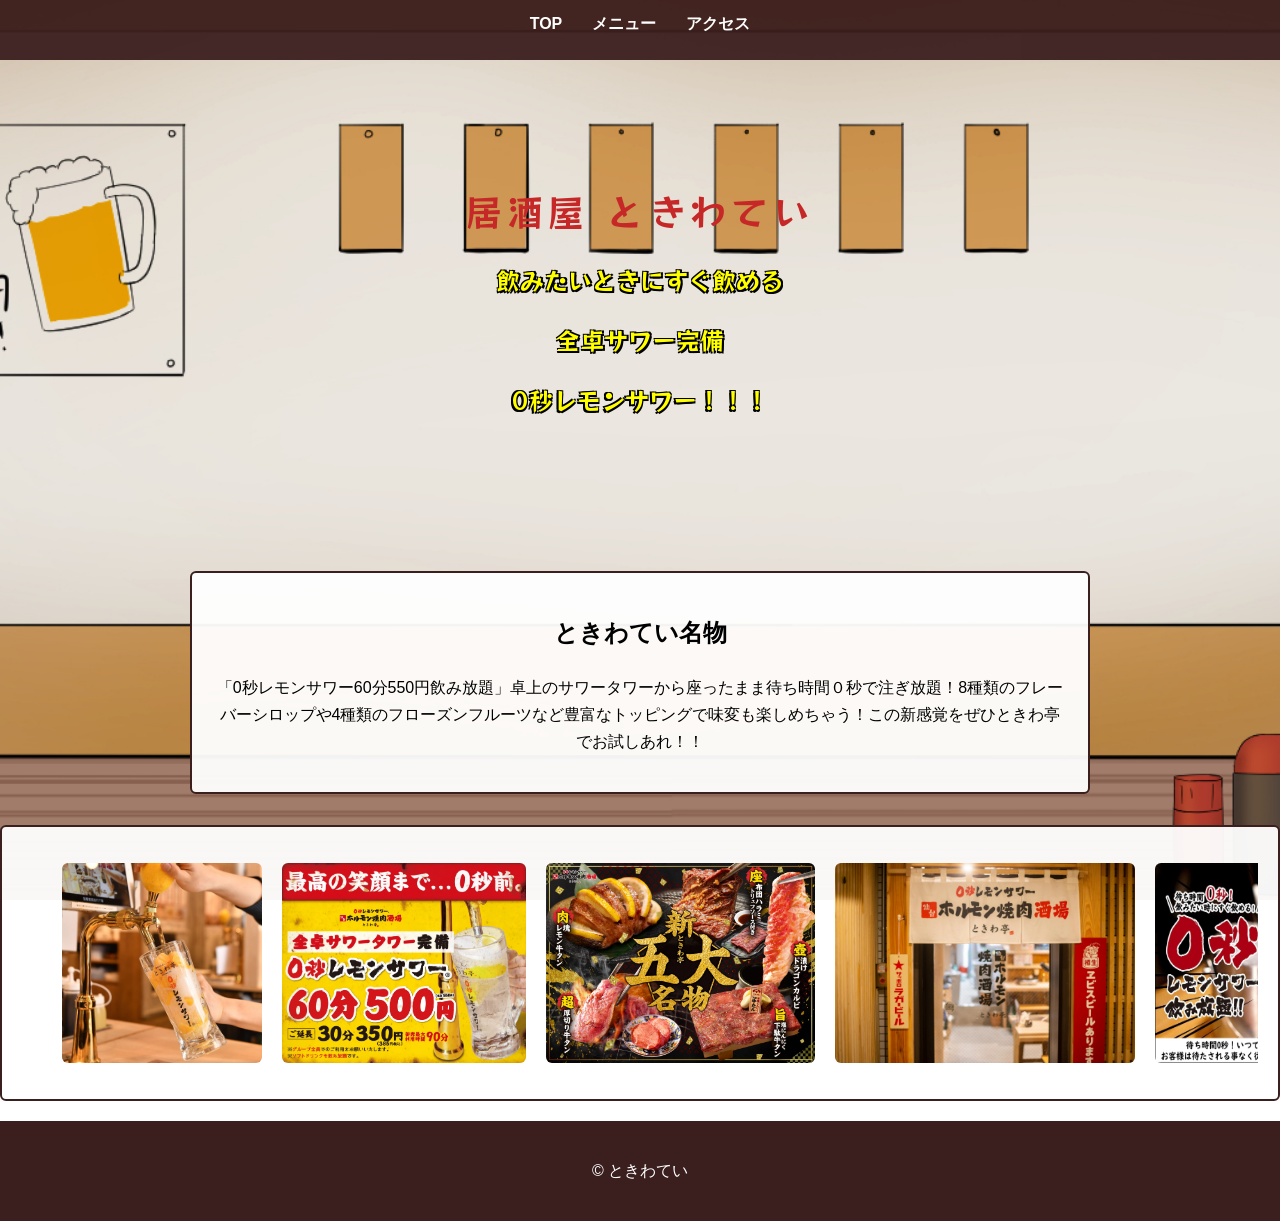
<file: index.html>
<!DOCTYPE html>
<html lang="ja">
<head>
    <meta charset="utf-8">
    <title>ときわてい｜居酒屋</title>
    <meta name="viewport" content="width=device-width, initial-scale=1">

    <!-- OGP -->
    <meta property="og:title" content="居酒屋 ときわてい">
    <meta property="og:description" content="地元で愛される居酒屋 ときわてい">
    <meta property="og:image" content="img/bg.jpg">
    <meta property="og:type" content="website">

    <!-- Google Font -->
    <link rel="preconnect" href="https://fonts.googleapis.com">
    <link rel="preconnect" href="https://fonts.gstatic.com" crossorigin>
    <link href="https://fonts.googleapis.com/css2?family=Noto+Sans+JP:wght@700&display=swap" rel="stylesheet">
    <link href="https://fonts.googleapis.com/css2?family=Shippori+Mincho+B1&display=swap" rel="stylesheet">
    <link href="https://fonts.googleapis.com/css2?family=RocknRoll+One&display=swap" rel="stylesheet">


    <link rel="stylesheet" href="css/style.css">
</head>

<body>

    <header class="hero">
        <nav>
            <ul>
                <li><a href="index.html">TOP</a></li>
                <li><a href="menu.html">メニュー</a></li>
                <li><a href="access.html">アクセス</a></li>
            </ul>
        </nav>

        <span class="shop-name">居酒屋 ときわてい</span>




        <p><span class="shopexplanation">飲みたいときにすぐ飲める</span></p>
        <p><span class="shopexplanation">全卓サワー完備</span></p>
        <p><span class="shopexplanation">0秒レモンサワー！！！</span></p>
    </header>

    <main class="container">
        <section class="box">
            <h2 style="text-align:center">ときわてい名物</h2>
            <p>
                「0秒レモンサワー60分550円飲み放題」卓上のサワータワーから座ったまま待ち時間０秒で注ぎ放題！8種類のフレーバーシロップや4種類のフローズンフルーツなど豊富なトッピングで味変も楽しめちゃう！この新感覚をぜひときわ亭でお試しあれ！！
            </p>
        </section>
    </main>

    <section class="box">
        <div class="slider">
            <ul class="menu2-list menu2-image-only slider-track" id="autoSlider">
                <li><img src="img/0秒レモンサワー.jpg"></li>
                <li><img src="img/０秒レモンサワー説明.webp"></li>
                <li><img src="img/tokiwatei1.webp"></li>
                <li><img src="img/tokiwatei2.webp"></li>
                <li><img src="img/tokiwatei3.jpg"></li>
                <li><img src="img/tokiwatei4.jpg"></li>
                
            </ul>
        </div>
    </section>



    <footer>
        <p>&copy; ときわてい</p>
    </footer>

    <script src="java/java.js"></script>
</body>
</html>
</file>
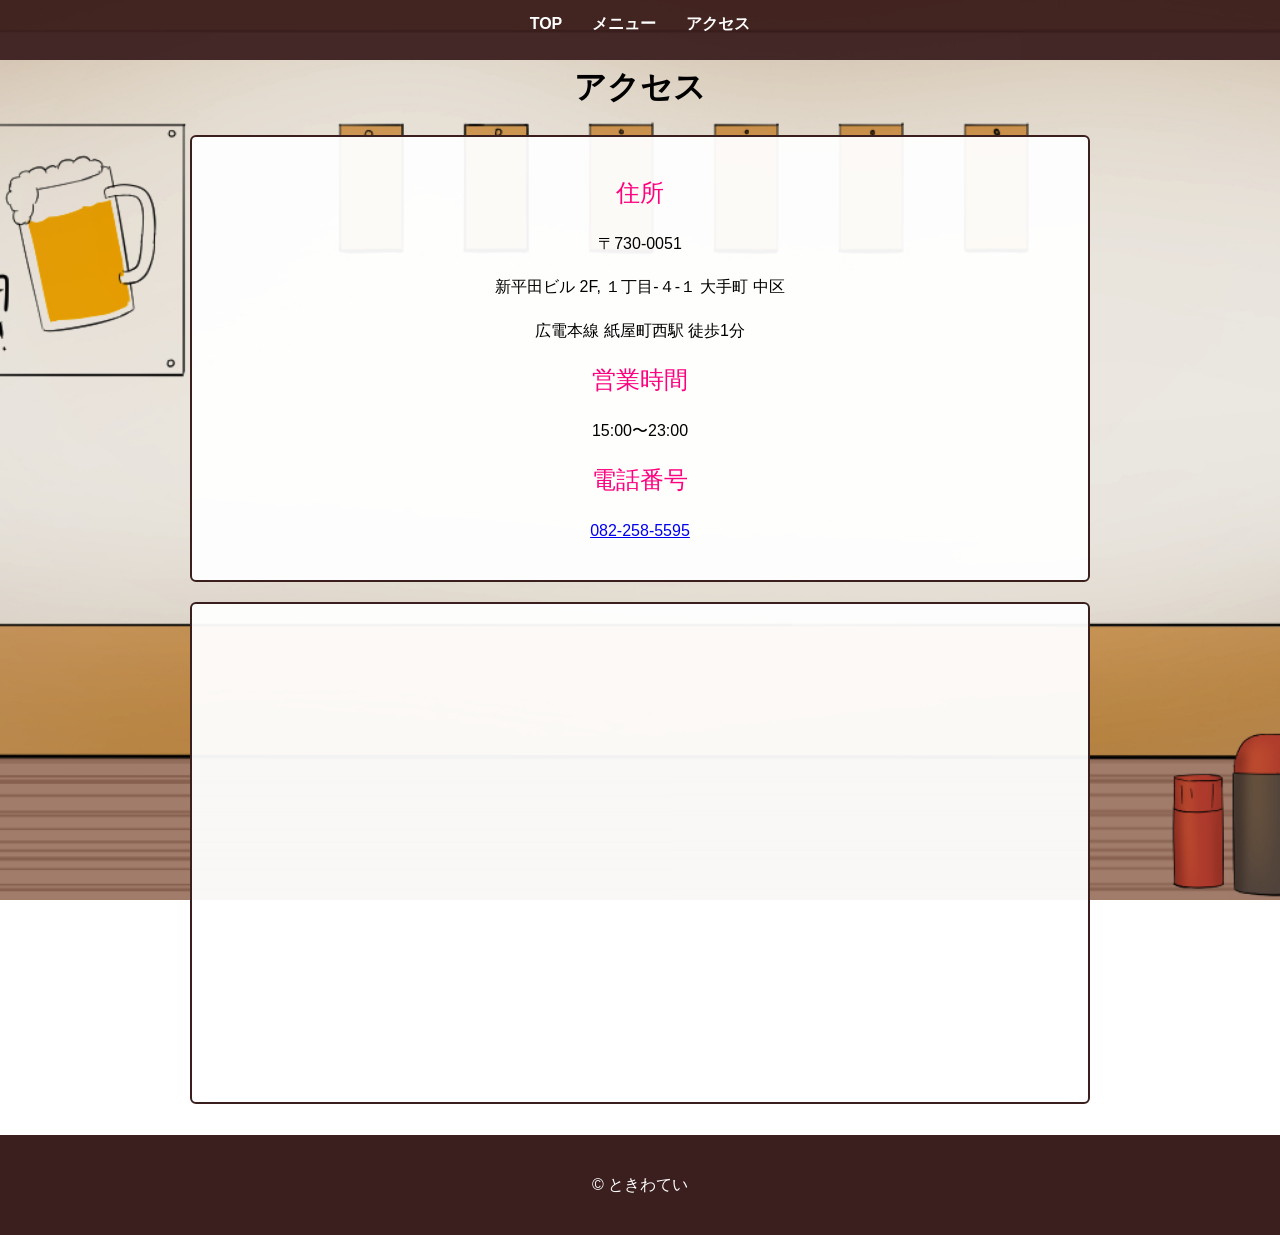
<file: access.html>
<!DOCTYPE html>
<html lang="ja">
<head>
    <meta charset="utf-8">
    <title>アクセス｜ときわてい</title>
    <meta name="viewport" content="width=device-width, initial-scale=1">
    <link rel="stylesheet" href="css/style.css">
</head>

<body>
    <nav>
        <ul>
            <li><a href="index.html">TOP</a></li>
            <li><a href="menu.html">メニュー</a></li>
            <li><a href="access.html">アクセス</a></li>
        </ul>
    </nav>

    <main class="container">
        </br>

        <h1 style="text-align:center">アクセス</h1>

        <!-- 店舗情報 -->
        <section class="box">
            <p><span class="accessfont">住所</span></p>
            <p>〒730-0051</p>
            <p>新平田ビル 2F, １丁目-４-１ 大手町 中区 </p>
            <p>広電本線 紙屋町西駅 徒歩1分</p>
            <p><span class="accessfont">営業時間</span></p>
            <p>15:00〜23:00</p>
            <p><span class="accessfont">電話番号</span></p>
            <p><a href="tel:082-258-5595">082-258-5595</a></p>
        </section>

        <section class="box">
            <iframe src="https://www.google.com/maps/embed?pb=!1m18!1m12!1m3!1d5536.927298534353!2d132.45583878041379!3d34.394313069165285!2m3!1f0!2f0!3f0!3m2!1i1024!2i768!4f13.1!3m3!1m2!1s0x355aa32f14dbe875%3A0x7eab9a4ece9167ba!2zMOenkuODrOODouODs-OCteODr-ODvCDku5nlj7Djg5vjg6vjg6Ljg7PnhLzogonphZLloLQg44Go44GN44KP5LqtIOe0meWxi-eUuuW6lw!5e0!3m2!1sja!2sjp!4v1768268591505!5m2!1sja!2sjp" width="600" height="450" style="border:0;" allowfullscreen="" loading="lazy" referrerpolicy="no-referrer-when-downgrade">
                width="100%"
                height="300"
                style="border:0;"
                allowfullscreen=""
                loading="lazy"
                referrerpolicy="no-referrer-when-downgrade">
            </iframe>
        </section>
    </main>

    <footer>
        <p>&copy; ときわてい</p>
    </footer>
</body>
</html>
</file>
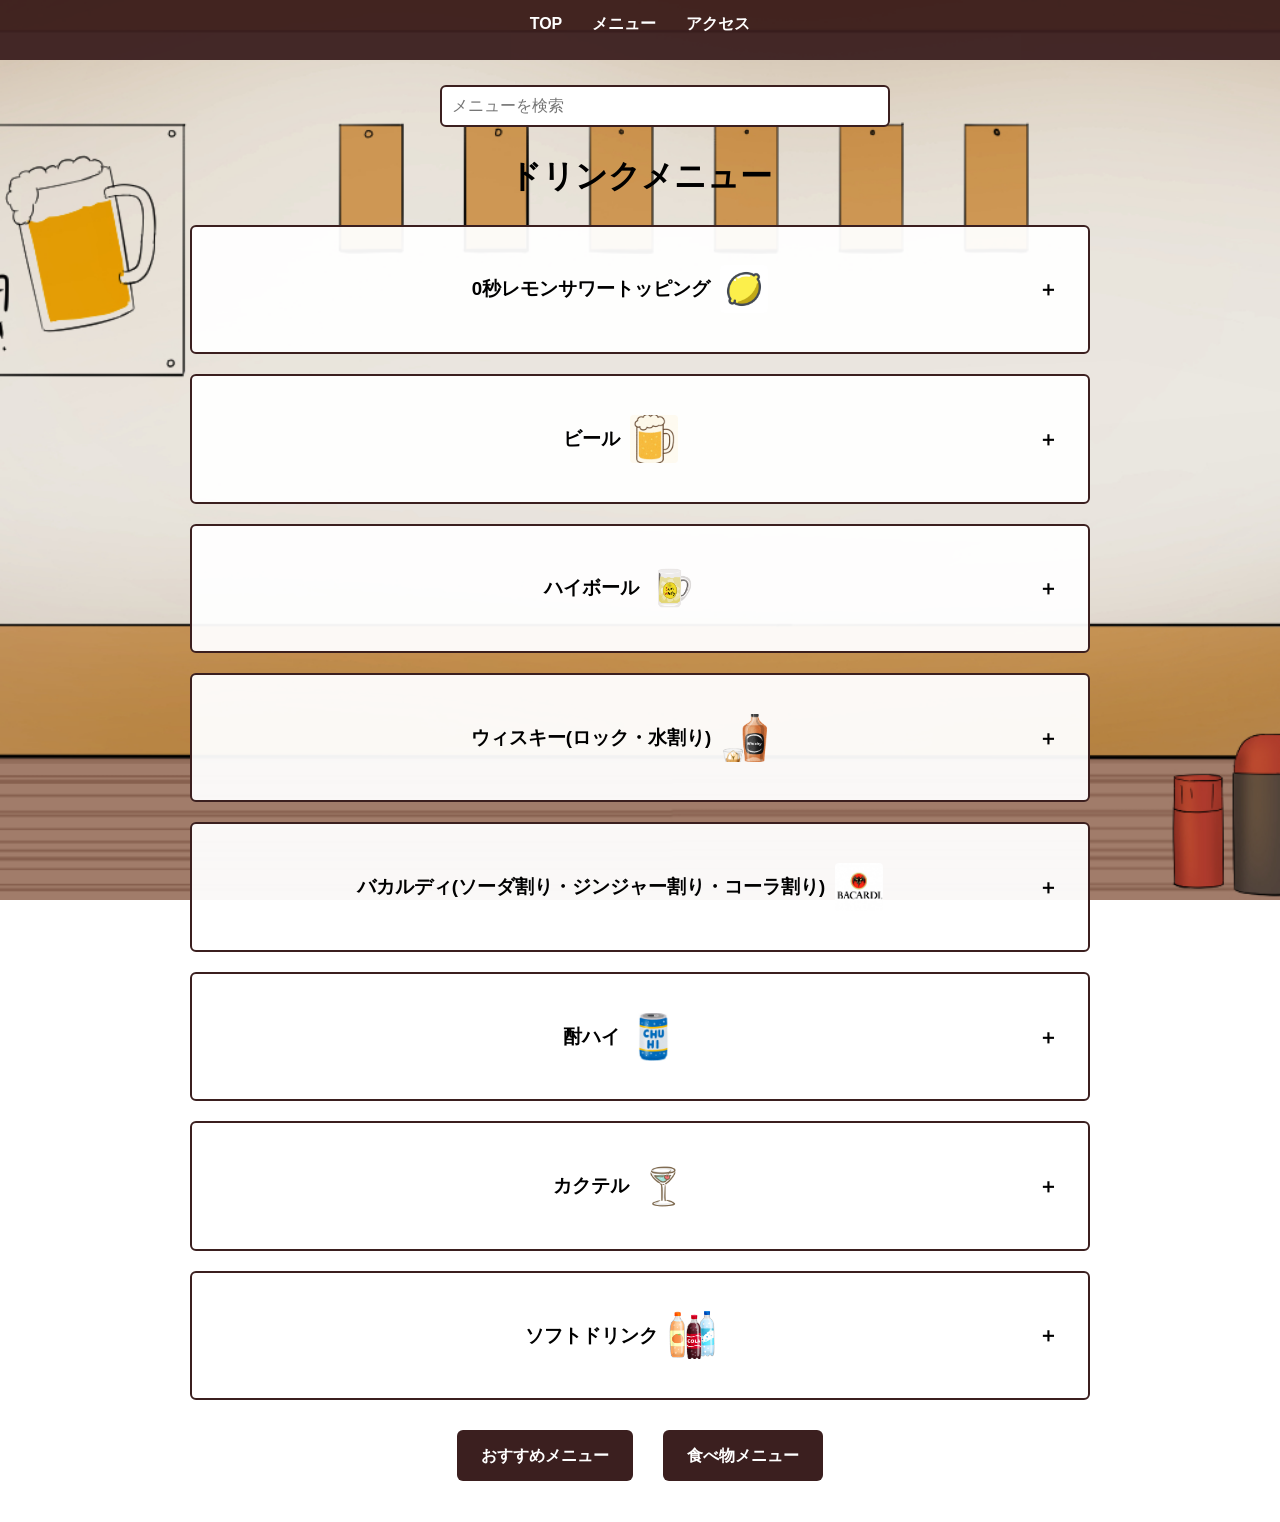
<file: drink.html>
<!DOCTYPE html>
<html lang="ja">
<head>
    <meta charset="utf-8">
    <title>ドリンクメニュー｜ときわてい</title>
    <link rel="stylesheet" href="css/style.css">
</head>
<body>

    <nav>
        <ul>
            <li><a href="index.html">TOP</a></li>
            <li class="has-submenu">
                <a href="menu.html">メニュー</a>
                <ul class="submenu">
                    <li><a href="food.html">食べ物メニュー</a></li>
                    <li><a href="drink.html">ドリンクメニュー</a></li>
                </ul>
            </li>
            <li><a href="access.html">アクセス</a></li>
        </ul>
    </nav>

    <main class="container">
        <br />
        <br />

        <div class="menu-search">
            <div class="search-wrapper">
                <input type="text" id="menuSearch" placeholder="メニューを検索">
                <button id="clearSearch">×</button>
            </div>
        </div>

        <p id="noResult" style="display:none; text-align:center; color:#c62828; font-weight:bold;">
            該当するメニューがありません
        </p>
        <h1 style="text-align:center">ドリンクメニュー</h1>

        <section class="box food-section">

            <h3 class="toggle-title">

                0秒レモンサワートッピング
                <img src="img/飲み物/レモン.jpg" class="toggle-icon" alt="トッピング">
            </h3>
            <ul class="menu-list toggle-content">
                <li><span>ごろごろフローズンいちご</span><span>439円</span></li>
                <li><span>ごろごろフローズンキウイ</span><span>439円</span></li>
                <li><span>ごろごろフローズンマンゴー</span><span>439円</span></li>
                <li><span>冷凍レモン</span><span>110円</span></li>
            </ul>

        </section>

        <section class="box food-section">
            <h3 class="toggle-title">
                ビール
                <img src="img/飲み物/ビールアイコン.webp" class="toggle-icon" alt="ビール">
            </h3>
            <ul class="menu-list toggle-content">
                <li><span>サッポロ黒ラベル<樽生> (中ジョッキ)</span><span>549円</span></li>
            </ul>

        </section>

        <section class="box food-section">
            <h3 class="toggle-title">
                ハイボール
                <img src="img/飲み物/ハイボールアイコン.png" class="toggle-icon" alt="haibo-ru">
            </h3>
            <ul class="menu-list toggle-content">
                <li><span>デュワーズハイボールシングル</span><span>439円</span></li>
                <li><span>ジンジャーハイボール</span><span>549円</span></li>
                <li><span>コークハイボール</span><span>549円</span></li>
            </ul>

        </section>

        <section class="box food-section">
            <h3 class="toggle-title">
                ウィスキー(ロック・水割り)
                <img src="img/飲み物/ウイスキーアイコン.png" class="toggle-icon" alt="ウイスキー">
            </h3>
            <ul class="menu-list toggle-content">
                <li><span>デュワーズ</span><span>439円</span></li>
            </ul>

        </section>

        <section class="box food-section">
            <h3 class="toggle-title">
                バカルディ(ソーダ割り・ジンジャー割り・コーラ割り)
                <img src="img/飲み物/バカルディアイコン.jpg" class="toggle-icon" alt="バカルディ">
            </h3>
            <ul class="menu-list toggle-content">
                <li><span>バカルディ</span><span>639円</span></li>
            </ul>

        </section>

        <section class="box food-section">
            <h3 class="toggle-title">
                酎ハイ
                <img src="img/飲み物/酎ハイアイコン.jpg" class="toggle-icon" alt="酎ハイ">
            </h3>
            <ul class="menu-list toggle-content">
                <li><span>酎ハイ</span><span>439円</span></li>
                <li><span>ウーロンハイ</span><span>439円</span></li>
                <li><span>緑茶ハイ</span><span>439円</span></li>
            </ul>

        </section>

        <section class="box food-section">
            <h3 class="toggle-title">
                カクテル
                <img src="img/飲み物/カクテルアイコン.png" class="toggle-icon" alt="カクテル">
            </h3>
            <ul class="menu-list toggle-content">
                <li><span>カシスソーダ</span><span>549円</span></li>
                <li><span>カシスオレンジ</span><span>549円</span></li>
                <li><span>カシスウーロン</span><span>549円</span></li>
                <li><span>カシスグレープフルーツ</span><span>549円</span></li>
            </ul>

        </section>
        <section class="box food-section">
            <h3 class="toggle-title">
                ソフトドリンク
                <img src="img/飲み物/ソフトドリンクアイコン.png" class="toggle-icon" alt="ソフトドリンク">
            </h3>
            <ul class="menu-list toggle-content">
                <li><span>ウーロン茶</span><span>439円</span></li>
                <li><span>緑茶</span><span>439円</span></li>
                <li><span>コカ・コーラ</span><span>439円</span></li>
                <li><span>ジンジャーエール</span><span>439円</span></li>
                <li><span>オレンジジュース</span><span>439円</span></li>
                <li><span>グレープフルーツジュース</span><span>439円</span></li>
                <li><span>カルピス</span><span>439円</span></li>
            </ul>

        </section>

        <div class="menu-nav">
            <a href="menu.html" class="menu-link">おすすめメニュー</a>
            <a href="food.html" class="menu-link">食べ物メニュー</a>
        </div>
    </main>


    <script src="java/java.js"></script>
</body>
</html>
</file>
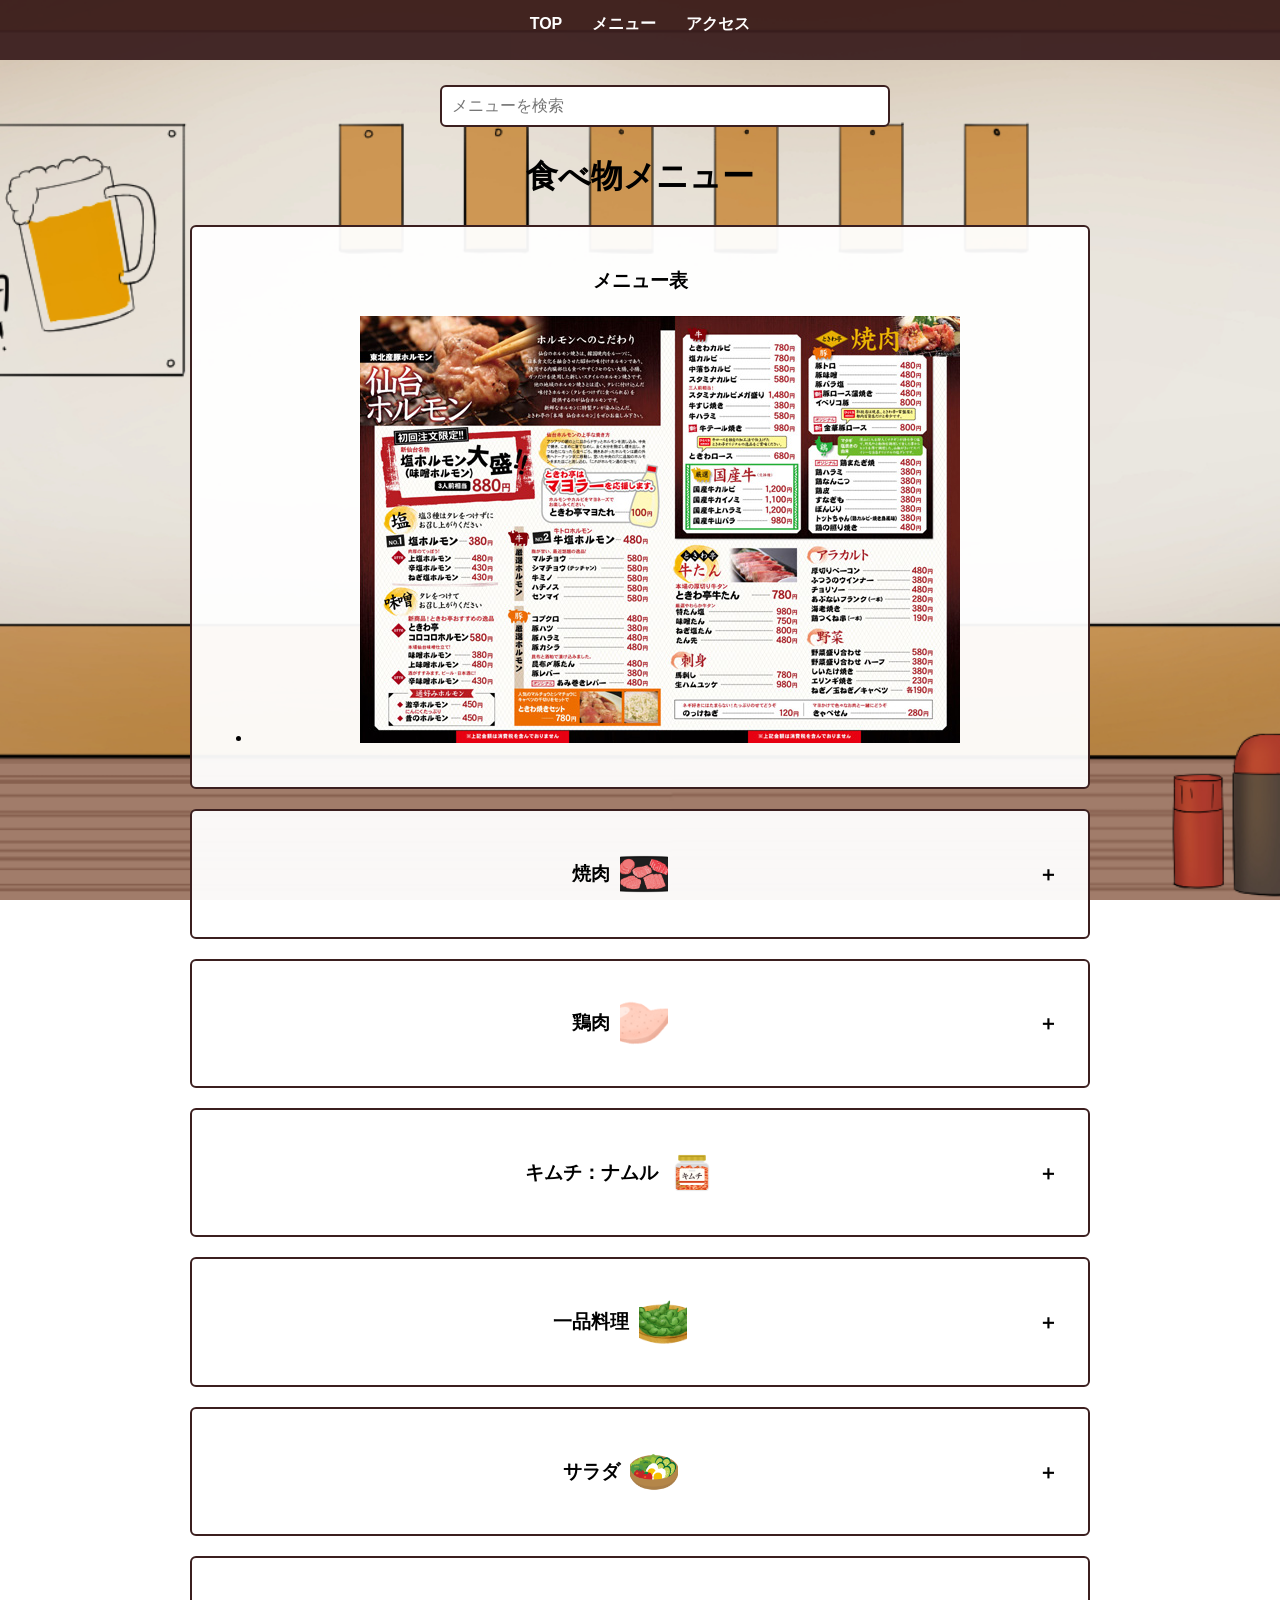
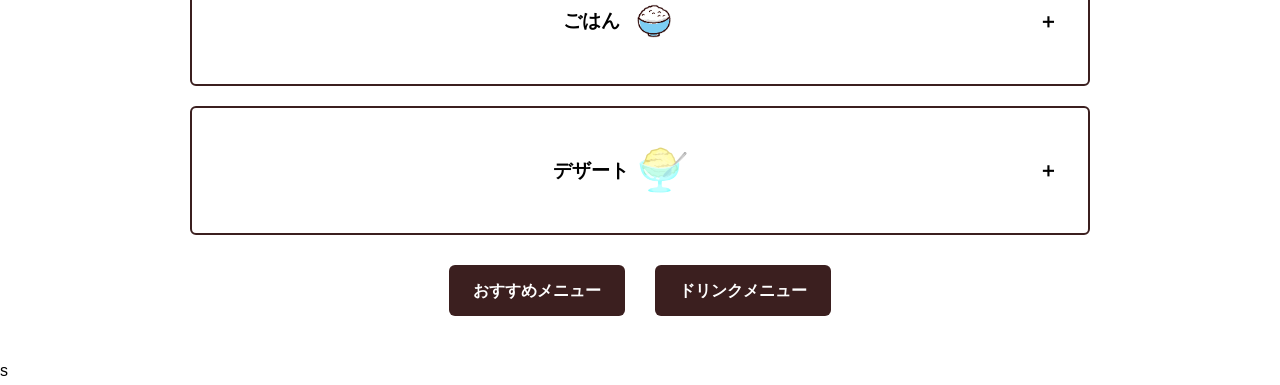
<file: food.html>
<!DOCTYPE html>
<html lang="ja">
<head>
    <meta charset="utf-8">
    <title>食べ物メニュー｜ときわてい</title>
    <link rel="stylesheet" href="css/style.css">
</head>
<body>

    <nav>
        <ul>
            <li><a href="index.html">TOP</a></li>
            <li class="has-submenu">
                <a href="menu.html">メニュー</a>
                <ul class="submenu">
                    <li><a href="food.html">食べ物メニュー</a></li>
                    <li><a href="drink.html">ドリンクメニュー</a></li>
                </ul>
            </li>
            <li><a href="access.html">アクセス</a></li>
        </ul>
    </nav>


    <main class="container">
        <br />
        <br />
        <div class="menu-search">
            <div class="search-wrapper">
                <input type="text" id="menuSearch" placeholder="メニューを検索">
                <button id="clearSearch">×</button>
            </div>
        </div>
       
        <p id="noResult" style="display:none; text-align:center; color:#c62828; font-weight:bold;">
            該当するメニューがありません
        </p>


        <h1 style="text-align:center">食べ物メニュー</h1>


        <section class="box">
            <h3>メニュー表</h3>
            <ul class="menu1-list menu1-image-only">
                <li>
                    <a href="img/メニュー表.jpg">
                        <img src="img/メニュー表.jpg" alt="塩ホルモン">
                    </a>
                </li>
            </ul>

        </section>
        <section class="box food-section">
            <h3 class="toggle-title">
                焼肉
                <img src="img/食べ物/焼肉.png" class="toggle-icon" alt="">
            </h3>
            <ul class="menu-list toggle-content">
                <li><span>ごときわてい黒毛和牛上カルビ</span><span>1429円</span></li>
                <li><span>牛厚切りねぎ塩カルビ</span><span>1099円</span></li>
                <li><span>ときわ亭 中落ちカルビ</span><span>769円</span></li>
                <li><span>旨とろ炙りカルビ</span><span>659円</span></li>
                <li><span>ときわていネギ塩ハラミ</span><span>879円</span></li>
                <li><span>シン：ときわていロース</span><span>879円</span></li>
                <li><span>牛厚切りカルビ</span><span>989円</span></li>
                <li><span>つぼ漬けドラゴンカルビ</span><span>1154円</span></li>
                <li><span>ネギ塩中落ちカルビ</span><span>879円</span></li>
                <li><span>ときわていハラミ</span><span>769円</span></li>
                <li><span>牛すじ焼き</span><span>329円</span></li>

            </ul>

        </section>

        <section class="box food-section">
            <h3 class="toggle-title">
                鶏肉 
            <img src="img/食べ物/鶏肉.png" class="toggle-icon" alt="">
            </h3>
            <ul class="menu-list toggle-content">
                <li><span>鶏またぎ焼き</span><span>659円</span></li>
                <li><span>大判鶏皮またぎ焼き</span><span>329円</span></li>
                <li><span>鶏なんこつ</span><span>549円</span></li>
            </ul>

        </section>

        <section class="box food-section">
            <h3 class="toggle-title">
                キムチ：ナムル              
                <img src="img/食べ物/キムチ.png" class="toggle-icon" alt="">
            </h3>
            <ul class="menu-list toggle-content">
                <li><span>キムチ</span><span>549円</span></li>
                <li><span>オイキムチ</span><span>549円</span></li>
                <li><span>カクテキ</span><span>439円</span></li>
                <li><span>キムチの盛り合わせ</span><span>769円</span></li>
                <li><span>まぜナムル</span><span>659円</span></li>
            </ul>

        </section>

        <section class="box food-section">
            <h3 class="toggle-title">
                一品料理
                <img src="img/食べ物/枝豆.png" class="toggle-icon" alt="">
            </h3>
            <ul class="menu-list toggle-content">
                <li><span>国産牛 旨とろユッケ 紅</span><span>1099円</span></li>
                <li><span>枝豆</span><span>329円</span></li>
                <li><span>ときわ亭ポテトサラダ</span><span>329円</span></li>
                <li><span>仙台 味噌きゅうり</span><span>439円</span></li>
                <li><span>こりこりタン刺し</span><span>659円</span></li>
                <li><span>梅水晶</span><span>459円</span></li>
                <li><span>ときわてい自家製牛すじ煮込み</span><span>439円</span></li>
            </ul>

        </section>


        <section class="box food-section">
            <h3 class="toggle-title">
                サラダ 
                <img src="img/食べ物/サラダ.png" class="toggle-icon" alt="">
            </h3>
            <ul class="menu-list toggle-content">
                <li><span>サンチュ5枚</span><span>439円</span></li>
                <li><span>サンチュ10枚</span><span>659円</span></li>
                <li><span>ときわ亭チョレギサラダ</span><span>659円</span></li>
            </ul>

        </section>

        <section class="box food-section">
            <h3 class="toggle-title">
                ごはん 
                <img src="img/食べ物/ごはん.png" class="toggle-icon" alt="">
            </h3>
            <ul class="menu-list toggle-content">
                <li><span>ごはん　（普通盛り・大盛り+110円税込）</span><span>285円</span></li>
                <li><span>旨辛カルビクッパ</span><span>879円</span></li>
                <li><span>ビビンバごはん</span><span>659円</span></li>
                <li><span>カルビ専用ごはん</span><span>439円</span></li>
                <li><span>塩ホルモン専用　卵かけごはん</span><span>494円</span></li>
                <li><span>ときわてい　まかない牛タンカレー</span><span>439円</span></li>
            </ul>

        </section>

        <section class="box food-section">
            <h3 class="toggle-title">
                デザート
                <img src="img/食べ物/デザート.png" class="toggle-icon" alt="">
            </h3>
            <ul class="menu-list toggle-content">
                <li><span>バニラアイス</span><span>219円</span></li>
                <li><span>黒蜜きな粉アイス</span><span>329円</span></li>
                <li><span>サクレレモン</span><span>219円</span></li>
            </ul>

        </section>


        <div class="menu-nav">
            <a href="menu.html" class="menu-link">おすすめメニュー</a>
            <a href="drink.html" class="menu-link">ドリンクメニュー</a>
        </div>
    </main>


    <script src="java/java.js"></script>
</body>
</html>s
</file>
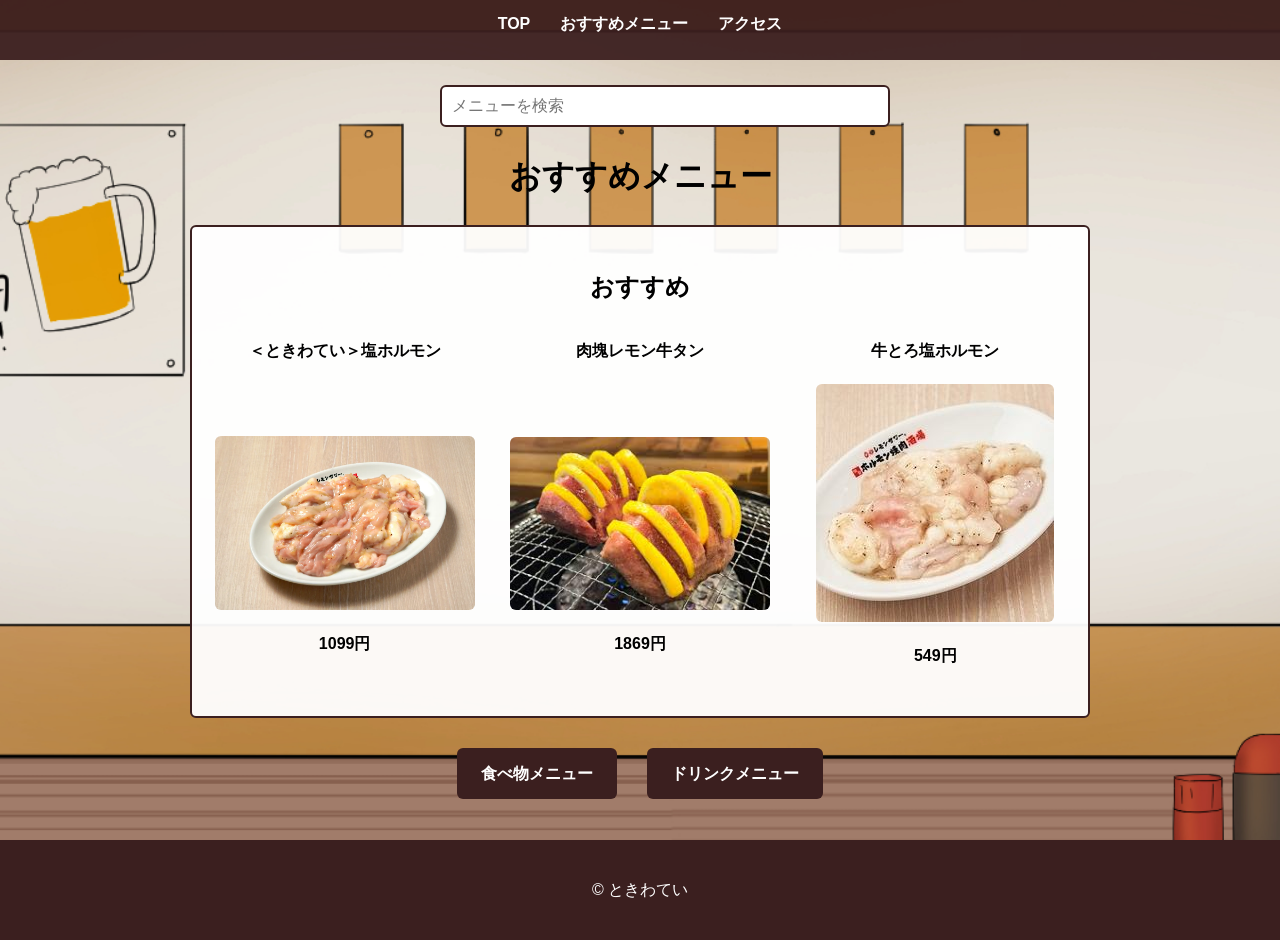
<file: menu.html>
<!DOCTYPE html>
<html lang="ja">
<head>
  <meta charset="utf-8">
  <title>メニュー｜ときわてい</title>
  <meta name="viewport" content="width=device-width, initial-scale=1">
  <link rel="stylesheet" href="css/style.css">
</head>

<body>
    <nav>
        <ul>
            <li><a href="index.html">TOP</a></li>
            <li class="has-submenu">
                <a href="menu.html">おすすめメニュー</a>
                <ul class="submenu">
                    <li><a href="food.html">食べ物メニュー</a></li>
                    <li><a href="drink.html">ドリンクメニュー</a></li>
                </ul>
            </li>
            <li><a href="access.html">アクセス</a></li>
        </ul>
    </nav>


    <main class="container">
        <br />
        <br />

        <div class="menu-search">
            <div class="search-wrapper">
                <input type="text" id="menuSearch" placeholder="メニューを検索">
                <button id="clearSearch">×</button>
            </div>
        </div>

        <p id="noResult" style="display:none; text-align:center; color:#c62828; font-weight:bold;">
            該当するメニューがありません
        </p>
        <h1 style="text-align:center">おすすめメニュー</h1>



        <section class="box">
            <h2>おすすめ</h2>
            <ul class="menu-list recommend-list">
                <li>
                    <span class="menu-name">＜ときわてい＞塩ホルモン</span>
                    <img src="img/塩ホルモン.webp" alt="塩ホルモン">
                    <span class="menu-price">1099円</span>
                </li>
                <li>
                    <span class="menu-name">肉塊レモン牛タン</span>
                    <img src="img/肉塊レモン牛タン.jpg" alt="肉塊レモン牛タン">
                    <span class="menu-price">1869円</span>
                </li>
                <li>
                    <span class="menu-name">牛とろ塩ホルモン</span>
                    <img src="img/牛トロ塩ホルモン.jpg" alt="牛とろ塩ホルモン">
                    <span class="menu-price">549円</span>
                </li>
            </ul>
        </section>



        <div class="menu-nav">
            <a href="food.html" class="menu-link">食べ物メニュー</a>
            <a href="drink.html" class="menu-link">ドリンクメニュー</a>
        </div>
    </main>

    <script src="java/java.js"></script>

    <footer>
        <p>&copy; ときわてい</p>
    </footer>
</body>
</html>
</file>
<file: css/style.css>
body {
    margin: 0;
    font-family: sans-serif;
    line-height: 1.7;
    background-image: url("../img/bg.jpg");
    background-size: cover; /* 画面いっぱいに拡大 */
    background-position: center; /* 中央基準 */
    background-repeat: no-repeat;
    background-attachment: fixed; /* スクロールしても固定（不要なら削除） */
}


/* ===== ナビゲーション ===== */
nav {
    background: rgba(59, 31, 31, 0.95);
    height: 60px;
    position: fixed; 
    top: 0;
    left: 0;
    width: 100%;
    z-index: 1000;
}


    nav ul {
        display: flex;
        list-style: none;
        margin: 0;
        padding: 10px;
        justify-content: center;
        align-items: center;
    }

    nav a {
        color: #fff;
        text-decoration: none;
        margin: 0 15px;
        font-weight: bold;
    }

        nav a:hover {
            text-decoration: underline;
        }

/* ===== ヒーロー ===== */
.hero {
    color: #fff;
    text-align: center;
    padding: 120px 20px;
    background: transparent;
    margin-top: 60px; /* ★ 固定ナビ分ずらす */
}



    .hero h1 {
        font-size: 3rem;
        margin-bottom: 10px;
    }

    .hero p {
        font-size: 1.2rem;
    }

/* ===== レイアウト ===== */
.container {
    max-width: 900px;
    margin: 1px auto;
    padding: 10px;
}

.box {
    background: rgba(255, 255, 255, 0.95);
    border: 2px solid #3b1f1f;
    padding: 20px;
    margin-bottom: 20px;
    border-radius: 6px;
    text-align: center
}

/* ===== メニュー ===== */
.menu-list {
    list-style: none;
    padding: 0;
}

    .menu-list li {
        display: flex;
        align-items: center;
        justify-content: space-between;
        gap: 10px;
        border-bottom: 1px solid #ccc;
        padding: 10px 0;
    }

    .menu-list img {
        width: 80px;
        border-radius: 6px;
    }

.menu-name {
    flex: 2;
}

.menu-price {
    flex: 1;
    text-align: right;
    font-weight: bold;
}

/* ===== フッター ===== */
footer {
    background: #3b1f1f;
    color: #fff;
    text-align: center;
    padding: 20px;
    height: 60px;
}

/* ===== 店名のフォントかえるクラス===== */
.shop-name {
    font-family: "RocknRoll One", sans-serif;
    font-size: 36px;
    color: #c62828;
    letter-spacing: 0.15em;
}
/* ===== 店名の説明フォントかえるクラス===== */
.shopexplanation {
    font-family: "RocknRoll One", sans-serif;
    font-size: 24px;
    color: #ffff00;
    text-shadow: 1.5px 1.5px 0 #000000, -1.5px 1.5px 0 #000000, -1.5px -1.5px 0 #000000, 1.5px -1.5px 0 #000000;
    
}

/* ===== 食べ物メニュー表を真ん中にするクラス===== */
.menu1-image-only li {
    justify-content: center; /* 横中央 */
    border-bottom: none; /* 下線消す */
}

/* ===== 食べ物メニュー表の大きさを調整するクラス===== */
.menu1-image-only img {
    width: 500%;
    max-width: 600px; /* 好きなサイズに調整 */
    height: auto;
}

/* ===== 食べ物メニュをクリックできることがわかるようにするクラス===== */
.menu-image-only img {
    cursor: pointer;
    transition: transform 0.2s;
}

    .menu-image-only img:hover {
        transform: scale(1.03);
    }


/* 画像2枚横並び用 */
.menu2-image-only li {
    display: flex;
    justify-content: center; /* 中央寄せ */
    align-items: center;
    gap: 40px; /* 画像の間隔 */
    border-bottom: none;
}

/* 画像サイズをそろえる */
.menu2-image-only img {
    width: 300%; /* 2枚で100%弱 */
    max-width: 300px; /* 最大サイズ調整 */
    height: auto;
    border-radius: 6px;
}

.recommend-list {
    display: grid;
    grid-template-columns: repeat(3, 1fr);
    gap: 30px;
    justify-items: center;
}



/* ===== アクセスの文字の大きさを変えるクラス===== */
.accessfont {
    font-size: 24px;
    color: #ff007f;
}

.menu-nav {
    display: flex;
    justify-content: center;
    gap: 30px;
    margin: 30px 0;
}

.recommend-list {
    display: grid;
    grid-template-columns: repeat(3, 1fr);
    gap: 30px;
    padding: 0;
}

/* 各カード */
.recommend-list li {
    display: flex;
    flex-direction: column;
    align-items: center;
    border-bottom: none;
}

/* 画像を大きく・開始位置を完全に揃える */
.recommend-list img {
    width: 100%;
    max-width: 260px; /*  ここで大きさ調整 */
    height: auto;
    margin: 10px 0;
    border-radius: 6px;
}

/* 名前 */
.recommend-list .menu-name {
    font-weight: bold;
    text-align: center;
}

/* 価格 */
.recommend-list .menu-price {
    font-weight: bold;
}

.toggle-content {
    display: none;
}

.toggle-title {
    cursor: pointer;
    position: relative;
}

    /* ＋ マーク */
    .toggle-title::after 
    {
        content: "＋";
        position: absolute;
        right: 10px;
        font-size: 20px;
    }

    /* 開いたら － */
    .toggle-title.active::after {
        content: "－";
    }


/*　メニュー検索　*/
.menu-search {
    text-align: center;
    margin: 20px 0;
}

    .menu-search input {
        width: 80%;
        max-width: 400px;
        padding: 10px;
        font-size: 16px;
        border-radius: 6px;
        border: 2px solid #3b1f1f;
    }

.search-wrapper {
    position: relative;
    display: inline-block;
    width: 80%;
    max-width: 400px;
}

    .search-wrapper input {
        width: 100%;
        padding: 10px 36px 10px 10px; /* 右に余白 */
        font-size: 16px;
        border-radius: 6px;
        border: 2px solid #3b1f1f;
    }

#clearSearch {
    position: absolute;
    right: 10px;
    top: 50%;
    transform: translateY(-50%);
    border: none;
    background: none;
    font-size: 20px;
    cursor: pointer;
    display: none; /* 最初は非表示 */
}

#noResult {
    font-size: 1.0em;
    font-weight: bold;
    margin-top: 20px;
}




.toggle-title
{
    cursor: pointer;
    position: relative;
    display: flex; /* 追加 */
    align-items: center; /* 追加 */
    gap: 10px; /* 追加 */
    padding-right: 40px; /* ＋マーク分 */
}

    .toggle-title img 
    {
        width: 26px;
        height: 26px;
        object-fit: cover;
    }


.menu-link {
    display: inline-block;
    padding: 12px 24px;
    background-color: #3b1f1f;
    color: #fff;
    text-decoration: none;
    font-weight: bold;
    border-radius: 6px;
    transition: background-color 0.3s, transform 0.2s;
}

    .menu-link:hover {
        background-color: #7a3e3e;
        transform: translateY(-2px);
    }

/* ===== ドロップダウンメニュー ===== */
.has-submenu {
    position: relative;
}

/* サブメニュー本体 */
.submenu {
    display: none;
    position: absolute;
    top: 25px; /* ナビの高さと同じ */
    left: 50%;
    transform: translateX(-50%);
    background: rgba(59, 31, 31, 0.95);
    list-style: none;
    padding: 10px 0;
    margin: 0;
    border-radius: 6px;
    min-width: 200px;
    z-index: 1100;
}

    /* サブメニューの項目 */
    .submenu li {
        text-align: center;
    }

    /* サブメニューのリンク */
    .submenu a {
        display: block;
        padding: 10px 20px;
        color: #fff;
        text-decoration: none;
    }

        .submenu a:hover {
            background: rgba(255, 255, 255, 0.15);
        }


/* 折り畳みタイトル横のアイコン専用 */
.toggle-icon {
    width: 48px !important;
    height: 48px !important;
    object-fit: cover;
    border-radius: 4px;
}

.toggle-title {
    display: flex;
    align-items: center;
    justify-content: center;
    gap: 10px;
    cursor: pointer;
    position: relative;
    padding-right: 40px;
}

    .toggle-title::after {
        transition: transform 0.3s;
    }

    .toggle-title.active::after {
        transform: rotate(180deg);
    }

.highlight {
    background-color: yellow;
    color: #000;
    font-weight: bold;
    padding: 0 3px;
    border-radius: 3px;
}


/* スライダー枠 */
.slider {
    overflow: hidden;
    width: 100%;
}

.slider-track {
    display: flex;
    width: max-content;
}

    .slider-track li {
        list-style: none;
        flex-shrink: 0;
    }

    .slider-track img {
        height: 200px; /* 今のサイズのまま */
        width: auto;
        margin-right: 20px;
    }





/* ホバーしたら表示 */
.has-submenu:hover .submenu {
    display: block;
}



/* ===== レスポンシブ ===== */
@media (max-width: 768px) {
    nav ul {
        flex-direction: column;
        gap: 10px;
    }

    .hero {
        padding: 80px 20px;
    }

        .hero h1 {
            font-size: 2rem;
        }

    .menu-list li {
        flex-direction: column;
        align-items: flex-start;
    }

    .menu-list img {
        width: 100%;
        max-width: 300px;
    }

    .menu-price {
        text-align: left;
    }

    .menu-nav {
        flex-direction: column;
        align-items: center;
        gap: 15px;
    }

    .menu-link {
        width: 80%;
        text-align: center;
    }

    .submenu {
        position: static;
        transform: none;
        background: #3b1f1f;
    }

    .has-submenu:hover .submenu {
        display: block;
    }
}
</file>
